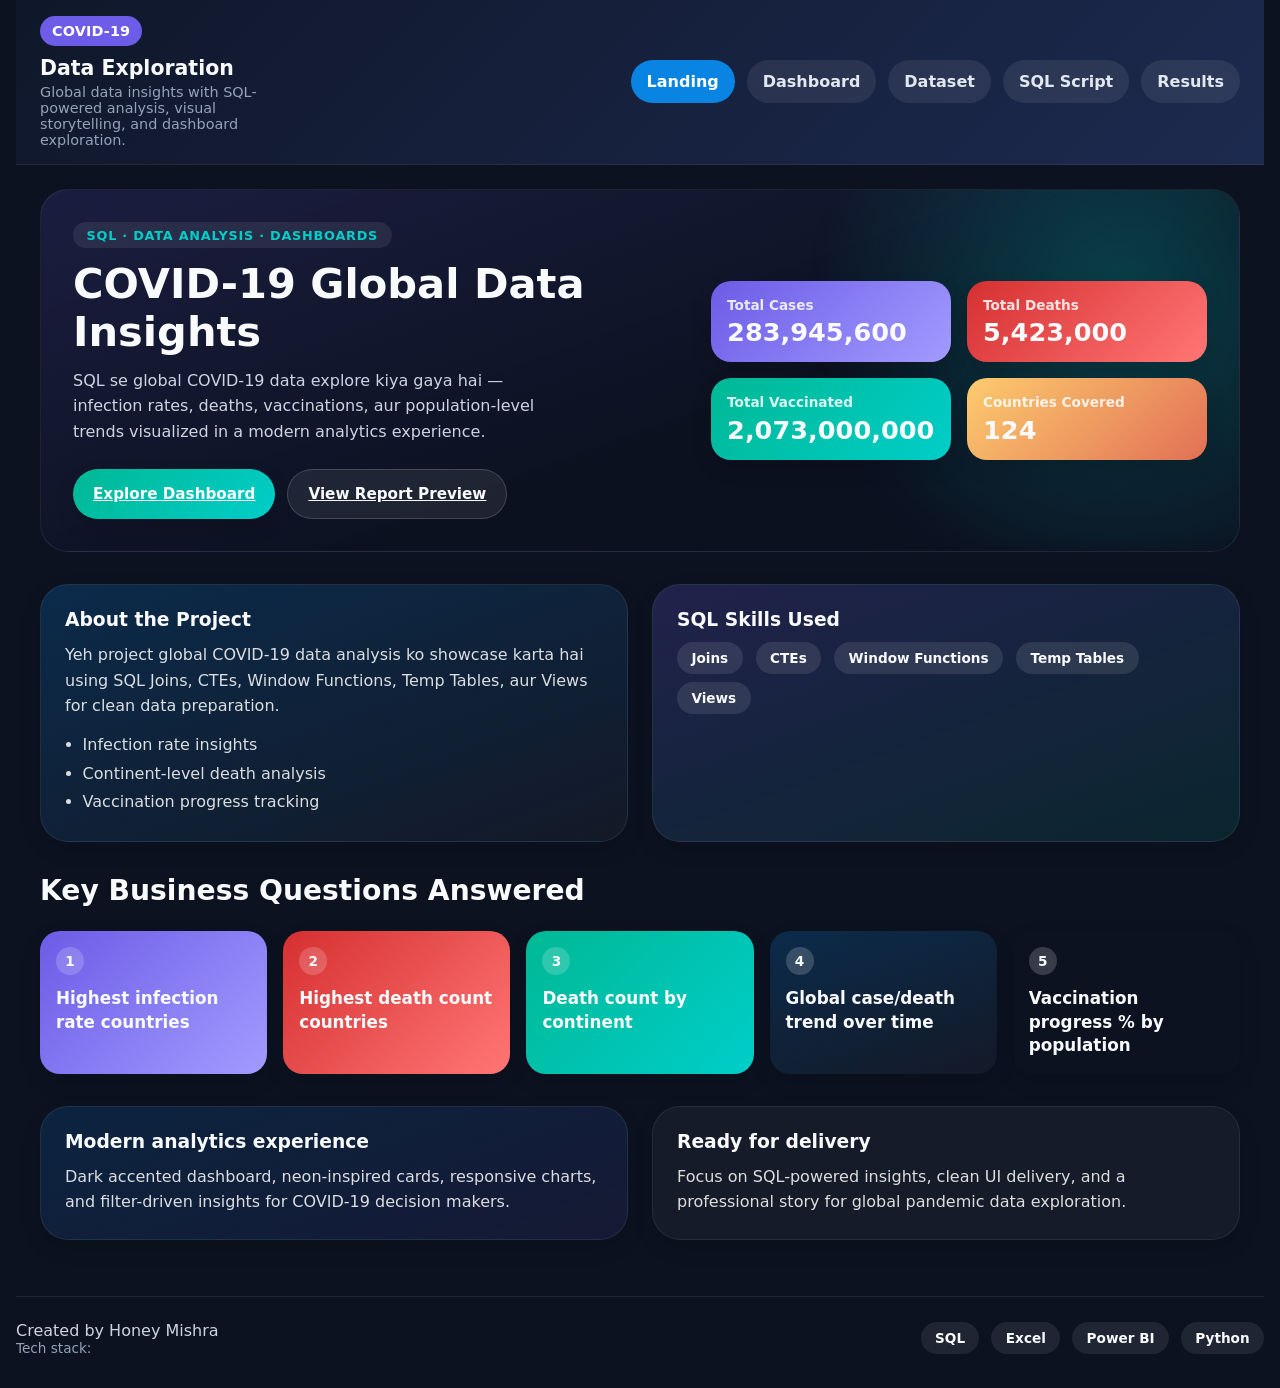
<file: index.html>
<!DOCTYPE html>
<html lang="en">
  <head>
    <meta charset="UTF-8" />
    <meta name="viewport" content="width=device-width, initial-scale=1.0" />
    <title>COVID-19 Data Exploration</title>
    <link rel="stylesheet" href="styles.css" />
  </head>
  <body>
    <div class="page-shell">
      <header class="topbar">
        <div class="nav-brand">
          <span class="brand-badge">COVID-19</span>
          <div>
            <h1>Data Exploration</h1>
            <p>Global data insights with SQL-powered analysis, visual storytelling, and dashboard exploration.</p>
          </div>
        </div>
        <nav class="top-nav" aria-label="Primary">
          <a href="index.html" class="nav-link active" aria-current="page">Landing</a>
          <a href="dashboard.html" class="nav-link">Dashboard</a>
          <a href="Dataset/covid_deaths_clean.csv" class="nav-link" download>Dataset</a>
          <a href="SQL%20Script/Project%202%20Data%20Exploration.sql" class="nav-link" download>SQL Script</a>
          <a href="Results/countries-highest-infection-rate.png" class="nav-link" target="_blank" rel="noopener">Results</a>
        </nav>
      </header>

      <main>
        <section class="hero-panel section-glow">
          <div class="hero-copy">
            <p class="eyebrow">SQL &middot; Data Analysis &middot; Dashboards</p>
            <h2>COVID-19 Global Data Insights</h2>
            <p>SQL se global COVID-19 data explore kiya gaya hai — infection rates, deaths, vaccinations, aur population-level trends visualized in a modern analytics experience.</p>
            <div class="hero-actions">
              <a href="dashboard.html" class="button button-primary">Explore Dashboard</a>
              <a href="Results/countries-highest-infection-rate.png" class="button button-secondary" target="_blank" rel="noopener">View Report Preview</a>
            </div>
          </div>
          <div class="hero-stats" role="group" aria-label="Global summary statistics">
            <div class="stat-card stat-purple">
              <p>Total Cases</p>
              <h3 data-target="283945600" aria-live="off">0</h3>
            </div>
            <div class="stat-card stat-red">
              <p>Total Deaths</p>
              <h3 data-target="5423000">0</h3>
            </div>
            <div class="stat-card stat-teal">
              <p>Total Vaccinated</p>
              <h3 data-target="2073000000">0</h3>
            </div>
            <div class="stat-card stat-yellow">
              <p>Countries Covered</p>
              <h3 data-target="124">0</h3>
            </div>
          </div>
        </section>

        <section class="info-grid">
          <article class="info-card card-blue">
            <h3>About the Project</h3>
            <p>Yeh project global COVID-19 data analysis ko showcase karta hai using SQL Joins, CTEs, Window Functions, Temp Tables, aur Views for clean data preparation.</p>
            <ul>
              <li>Infection rate insights</li>
              <li>Continent-level death analysis</li>
              <li>Vaccination progress tracking</li>
            </ul>
          </article>
          <article class="info-card card-gradient">
            <h3>SQL Skills Used</h3>
            <div class="skill-pill">Joins</div>
            <div class="skill-pill">CTEs</div>
            <div class="skill-pill">Window Functions</div>
            <div class="skill-pill">Temp Tables</div>
            <div class="skill-pill">Views</div>
          </article>
        </section>

        <section class="questions-section">
          <h2>Key Business Questions Answered</h2>
          <div class="question-grid">
            <article class="question-card card-purple">
              <span aria-hidden="true">1</span>
              <h4>Highest infection rate countries</h4>
            </article>
            <article class="question-card card-red">
              <span aria-hidden="true">2</span>
              <h4>Highest death count countries</h4>
            </article>
            <article class="question-card card-teal">
              <span aria-hidden="true">3</span>
              <h4>Death count by continent</h4>
            </article>
            <article class="question-card card-blue">
              <span aria-hidden="true">4</span>
              <h4>Global case/death trend over time</h4>
            </article>
            <article class="question-card card-yellow">
              <span aria-hidden="true">5</span>
              <h4>Vaccination progress % by population</h4>
            </article>
          </div>
        </section>

        <section class="highlight-section">
          <div class="highlight-card">
            <h3>Modern analytics experience</h3>
            <p>Dark accented dashboard, neon-inspired cards, responsive charts, and filter-driven insights for COVID-19 decision makers.</p>
          </div>
          <div class="highlight-card highlight-soft">
            <h3>Ready for delivery</h3>
            <p>Focus on SQL-powered insights, clean UI delivery, and a professional story for global pandemic data exploration.</p>
          </div>
        </section>
      </main>

      <footer class="footer-panel">
        <div>
          <p>Created by Honey Mishra</p>
          <p class="footer-note">Tech stack:</p>
        </div>
        <div class="tech-grid">
          <span class="tech-pill">SQL</span>
          <span class="tech-pill">Excel</span>
          <span class="tech-pill">Power BI</span>
          <span class="tech-pill">Python</span>
        </div>
      </footer>
    </div>

    <script>
      // Respect reduced-motion users by snapping straight to the final value
      const prefersReducedMotion = window.matchMedia('(prefers-reduced-motion: reduce)').matches;

      const counters = document.querySelectorAll('[data-target]');
      counters.forEach((counter) => {
        const target = +counter.getAttribute('data-target');

        if (prefersReducedMotion) {
          counter.innerText = target.toLocaleString();
          return;
        }

        const duration = 1200; // ms, fixed duration regardless of number size
        const start = performance.now();

        const updateCount = (now) => {
          const elapsed = now - start;
          const progress = Math.min(elapsed / duration, 1);
          const eased = 1 - Math.pow(1 - progress, 3); // ease-out cubic
          const current = Math.floor(target * eased);
          counter.innerText = current.toLocaleString();
          if (progress < 1) {
            requestAnimationFrame(updateCount);
          } else {
            counter.innerText = target.toLocaleString();
          }
        };
        requestAnimationFrame(updateCount);
      });
    </script>
  </body>
</html>
</file>
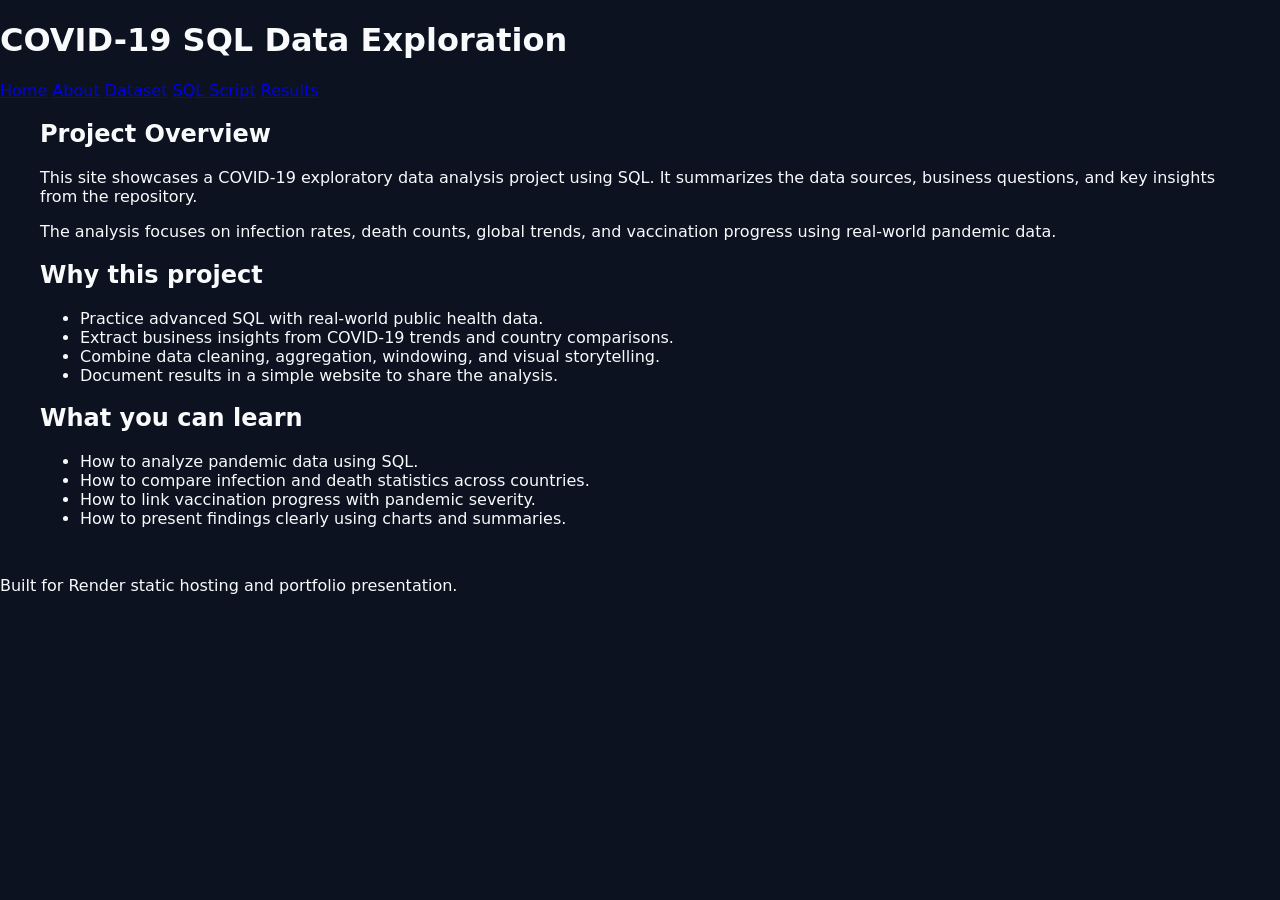
<file: about.html>
<!DOCTYPE html>
<html lang="en">
  <head>
    <meta charset="UTF-8" />
    <meta name="viewport" content="width=device-width, initial-scale=1.0" />
    <title>About | COVID-19 SQL Data Exploration</title>
    <link rel="stylesheet" href="styles.css" />
  </head>
  <body>
    <header>
      <div class="header-inner">
        <h1>COVID-19 SQL Data Exploration</h1>
        <nav>
          <a href="index.html">Home</a>
          <a href="about.html" class="active">About</a>
          <a href="data.html">Dataset</a>
          <a href="sql.html">SQL Script</a>
          <a href="results.html">Results</a>
        </nav>
      </div>
    </header>
    <main>
      <section class="card">
        <h2 class="section-title">Project Overview</h2>
        <p>This site showcases a COVID-19 exploratory data analysis project using SQL. It summarizes the data sources, business questions, and key insights from the repository.</p>
        <p>The analysis focuses on infection rates, death counts, global trends, and vaccination progress using real-world pandemic data.</p>
      </section>
      <section class="card">
        <h2 class="section-title">Why this project</h2>
        <ul class="list-clean">
          <li>Practice advanced SQL with real-world public health data.</li>
          <li>Extract business insights from COVID-19 trends and country comparisons.</li>
          <li>Combine data cleaning, aggregation, windowing, and visual storytelling.</li>
          <li>Document results in a simple website to share the analysis.</li>
        </ul>
      </section>
      <section class="card">
        <h2 class="section-title">What you can learn</h2>
        <ul class="list-clean">
          <li>How to analyze pandemic data using SQL.</li>
          <li>How to compare infection and death statistics across countries.</li>
          <li>How to link vaccination progress with pandemic severity.</li>
          <li>How to present findings clearly using charts and summaries.</li>
        </ul>
      </section>
    </main>
    <footer>Built for Render static hosting and portfolio presentation.</footer>
  </body>
</html>
</file>
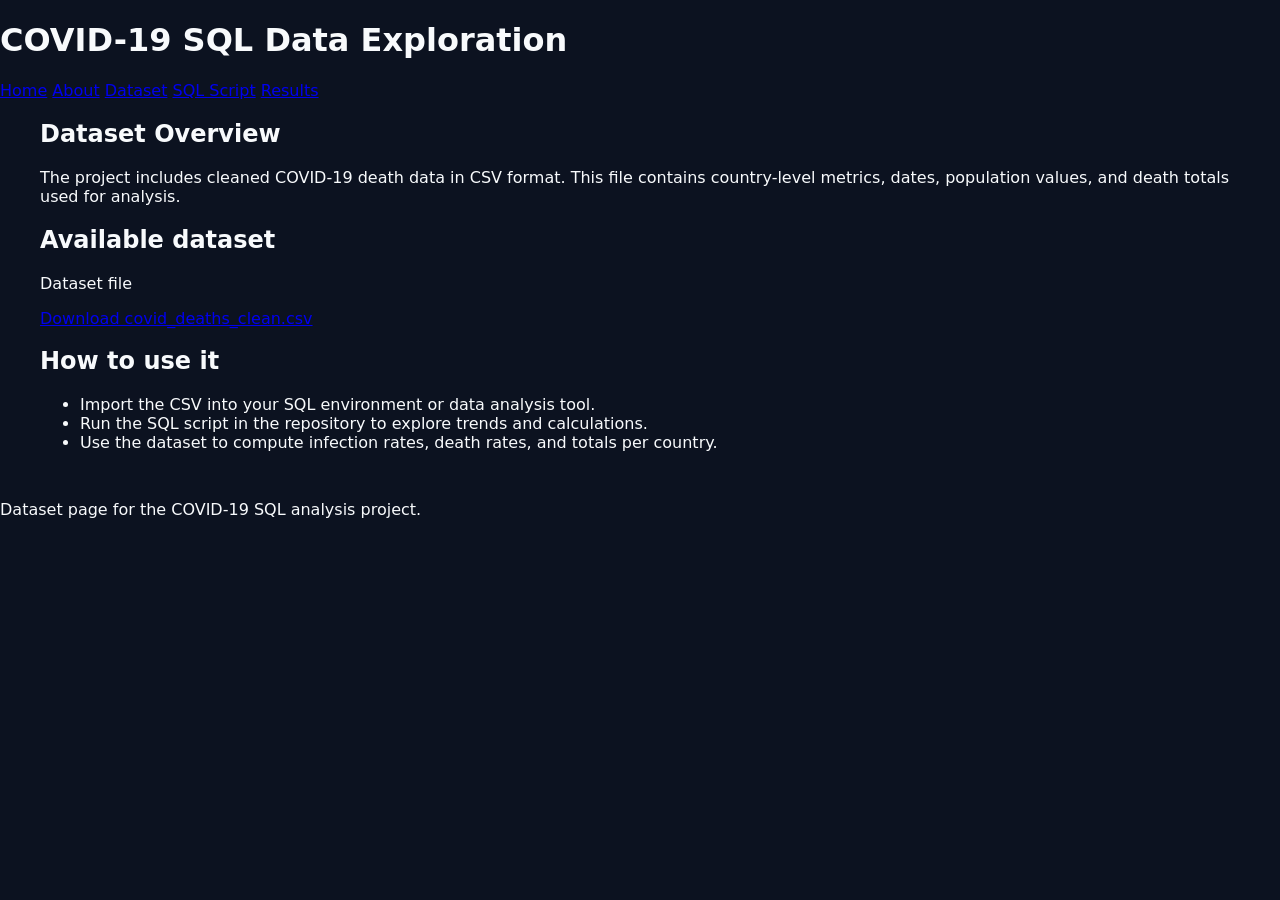
<file: data.html>
<!DOCTYPE html>
<html lang="en">
  <head>
    <meta charset="UTF-8" />
    <meta name="viewport" content="width=device-width, initial-scale=1.0" />
    <title>Dataset | COVID-19 SQL Data Exploration</title>
    <link rel="stylesheet" href="styles.css" />
  </head>
  <body>
    <header>
      <div class="header-inner">
        <h1>COVID-19 SQL Data Exploration</h1>
        <nav>
          <a href="index.html">Home</a>
          <a href="about.html">About</a>
          <a href="data.html" class="active">Dataset</a>
          <a href="sql.html">SQL Script</a>
          <a href="results.html">Results</a>
        </nav>
      </div>
    </header>
    <main>
      <section class="card">
        <h2 class="section-title">Dataset Overview</h2>
        <p>The project includes cleaned COVID-19 death data in CSV format. This file contains country-level metrics, dates, population values, and death totals used for analysis.</p>
      </section>
      <section class="card">
        <h2 class="section-title">Available dataset</h2>
        <div class="site-links">
          <div class="card">
            <p class="badge">Dataset file</p>
            <p><a href="Dataset/covid_deaths_clean.csv">Download covid_deaths_clean.csv</a></p>
          </div>
        </div>
      </section>
      <section class="card">
        <h2 class="section-title">How to use it</h2>
        <ul class="list-clean">
          <li>Import the CSV into your SQL environment or data analysis tool.</li>
          <li>Run the SQL script in the repository to explore trends and calculations.</li>
          <li>Use the dataset to compute infection rates, death rates, and totals per country.</li>
        </ul>
      </section>
    </main>
    <footer>Dataset page for the COVID-19 SQL analysis project.</footer>
  </body>
</html>
</file>
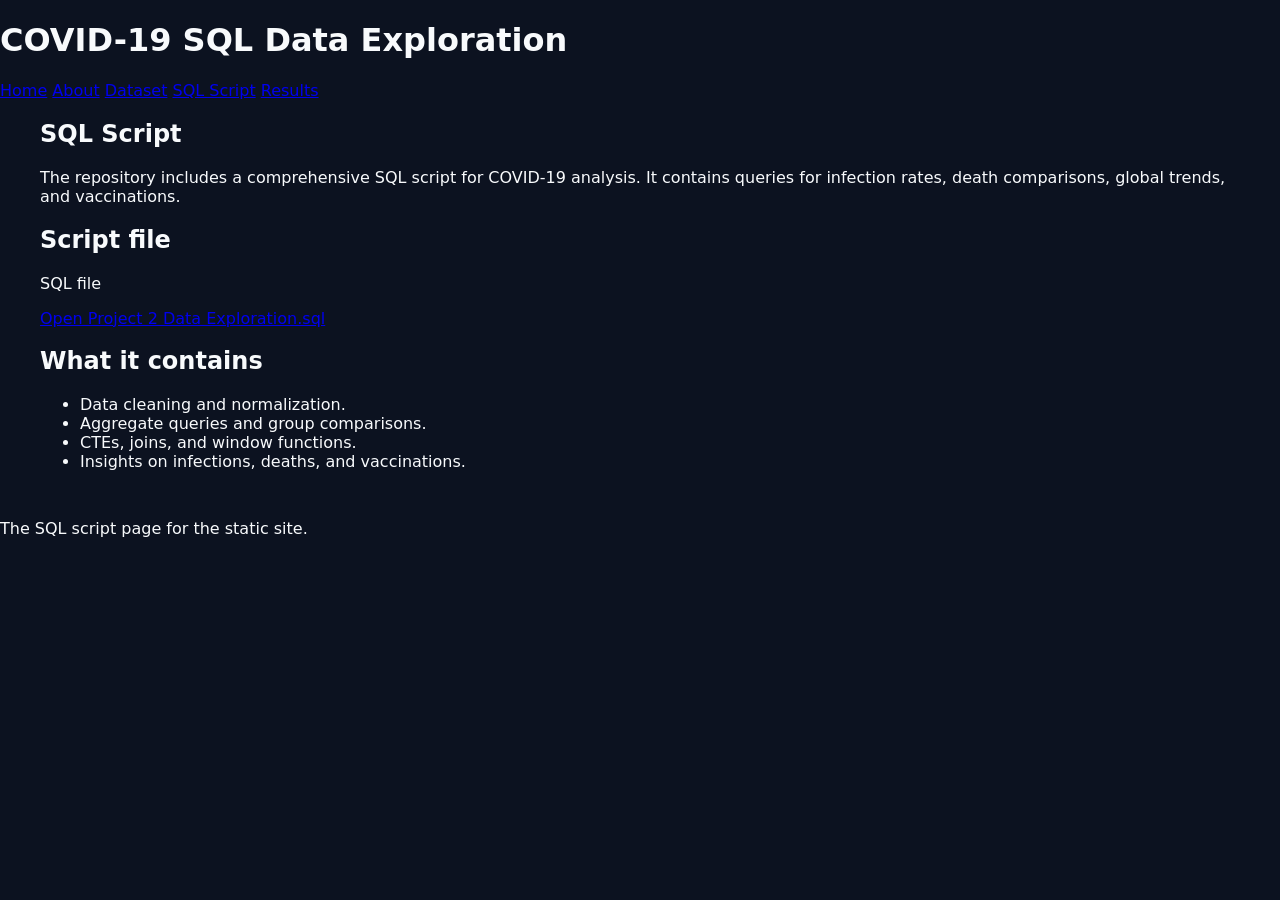
<file: sql.html>
<!DOCTYPE html>
<html lang="en">
  <head>
    <meta charset="UTF-8" />
    <meta name="viewport" content="width=device-width, initial-scale=1.0" />
    <title>SQL Script | COVID-19 SQL Data Exploration</title>
    <link rel="stylesheet" href="styles.css" />
  </head>
  <body>
    <header>
      <div class="header-inner">
        <h1>COVID-19 SQL Data Exploration</h1>
        <nav>
          <a href="index.html">Home</a>
          <a href="about.html">About</a>
          <a href="data.html">Dataset</a>
          <a href="sql.html" class="active">SQL Script</a>
          <a href="results.html">Results</a>
        </nav>
      </div>
    </header>
    <main>
      <section class="card">
        <h2 class="section-title">SQL Script</h2>
        <p>The repository includes a comprehensive SQL script for COVID-19 analysis. It contains queries for infection rates, death comparisons, global trends, and vaccinations.</p>
      </section>
      <section class="card">
        <h2 class="section-title">Script file</h2>
        <div class="site-links">
          <div class="card">
            <p class="badge">SQL file</p>
            <p><a href="SQL Script/Project 2 Data Exploration.sql">Open Project 2 Data Exploration.sql</a></p>
          </div>
        </div>
      </section>
      <section class="card">
        <h2 class="section-title">What it contains</h2>
        <ul class="list-clean">
          <li>Data cleaning and normalization.</li>
          <li>Aggregate queries and group comparisons.</li>
          <li>CTEs, joins, and window functions.</li>
          <li>Insights on infections, deaths, and vaccinations.</li>
        </ul>
      </section>
    </main>
    <footer>The SQL script page for the static site.</footer>
  </body>
</html>
</file>
<file: styles.css>
/* ==========================================================================
   COVID-19 Dashboard — refined stylesheet
   Improvements over the original:
   - CSS custom properties for consistent spacing/color/radius (easier to tune)
   - Summary cards use flexible min-widths instead of a fixed 220px, so they
     never collide or get clipped at odd viewport widths
   - Clear elevation system (rest / hover) applied consistently to cards
   - Keyboard focus states (was completely missing before)
   - Subtle entrance motion + respects prefers-reduced-motion
   - Sidebar collapses cleanly instead of just adding margin on mobile
   - Table gets sticky header + zebra striping for scannability
   ========================================================================== */

:root {
  /* color tokens */
  --bg: #0c1220;
  --surface: rgba(255, 255, 255, 0.04);
  --surface-strong: rgba(255, 255, 255, 0.07);
  --border: rgba(255, 255, 255, 0.08);
  --text: #f8fafc;
  --text-muted: #94a3b8;
  --text-subtle: #cbd5e1;

  --accent-purple: #6c5ce7;
  --accent-purple-soft: #a29bfe;
  --accent-red: #d63031;
  --accent-red-soft: #ff7675;
  --accent-blue: #0984e3;
  --accent-blue-soft: #74b9ff;
  --accent-teal: #00b894;
  --accent-teal-soft: #00cec9;

  /* spacing scale */
  --space-1: 0.5rem;
  --space-2: 0.75rem;
  --space-3: 1rem;
  --space-4: 1.5rem;
  --space-5: 2rem;

  /* shape */
  --radius-sm: 0.9rem;
  --radius-md: 1.25rem;
  --radius-lg: 1.75rem;
  --radius-pill: 9999px;

  /* elevation */
  --shadow-rest: 0 8px 20px rgba(0, 0, 0, 0.14);
  --shadow-hover: 0 20px 40px rgba(0, 0, 0, 0.22);

  --content-max: 980px;
  --transition: 180ms ease;
}

* {
  box-sizing: border-box;
}

body {
  margin: 0;
  font-family: Inter, system-ui, -apple-system, BlinkMacSystemFont, "Segoe UI", sans-serif;
  background: var(--bg);
  color: var(--text);
}

/* Respect reduced-motion users first, before any animation is declared */
@media (prefers-reduced-motion: reduce) {
  *, *::before, *::after {
    animation-duration: 0.01ms !important;
    animation-iteration-count: 1 !important;
    transition-duration: 0.01ms !important;
    scroll-behavior: auto !important;
  }
}

:focus-visible {
  outline: 2px solid var(--accent-blue-soft);
  outline-offset: 2px;
  border-radius: var(--radius-sm);
}

.page-shell {
  min-height: 100vh;
  padding: 0 1rem;
}

/* -------------------------------- Topbar -------------------------------- */

.topbar {
  display: flex;
  align-items: center;
  justify-content: space-between;
  gap: var(--space-3);
  padding: var(--space-3) var(--space-4);
  background: linear-gradient(135deg, #0f172a, #1d2a4f);
  border-bottom: 1px solid var(--border);
  flex-wrap: wrap;
}

.nav-brand {
  display: flex;
  align-items: flex-start;
  flex-direction: column;
  gap: 0.6rem;
  max-width: 260px;
}

.brand-badge {
  display: inline-flex;
  padding: 0.45rem 0.75rem;
  border-radius: var(--radius-pill);
  background: var(--accent-purple);
  color: white;
  font-weight: 700;
  font-size: 0.9rem;
  letter-spacing: 0.01em;
}

.topbar h1 {
  margin: 0;
  font-size: clamp(1.2rem, 1.6vw, 1.6rem);
}

.topbar p {
  margin: 0.25rem 0 0;
  color: var(--text-muted);
  font-size: 0.9rem;
}

.top-nav {
  display: flex;
  gap: var(--space-2);
  flex-wrap: wrap;
}

.nav-link {
  padding: 0.75rem 1rem;
  border-radius: var(--radius-pill);
  background: rgba(255, 255, 255, 0.08);
  color: #e2e8f0;
  font-weight: 600;
  text-decoration: none;
  transition: background var(--transition), color var(--transition), transform var(--transition);
}

.nav-link.active,
.nav-link:hover {
  background: var(--accent-blue);
  color: white;
}

.nav-link:active {
  transform: translateY(1px);
}

/* ------------------------------ Layout grid ------------------------------ */

.dashboard-shell {
  display: grid;
  grid-template-columns: 240px minmax(0, 1fr); /* minmax(0,1fr) stops the
     main column from being pushed wider than the viewport by its children,
     which is what caused the right-edge clipping in the screenshot */
  gap: var(--space-5);
  align-items: start;
  width: 100%;
  max-width: 1440px;
  margin: 0 auto;
}

.dashboard-sidebar {
  padding: var(--space-3);
  background: var(--surface);
  border: 1px solid var(--border);
  border-radius: var(--radius-md);
  margin: var(--space-4) 0;
  position: sticky;
  top: 1rem;
  align-self: start;
  max-height: calc(100vh - 2rem);
  overflow: auto;
}

.filter-group {
  display: grid;
  gap: var(--space-3);
}

.filter-group h3 {
  margin: 0;
  font-size: 1.2rem;
}

.filter-group label {
  font-size: 0.95rem;
  color: var(--text-subtle);
}

.filter-group select,
.filter-group input {
  width: 100%;
  padding: 0.9rem 1rem;
  border-radius: var(--radius-sm);
  background: rgba(15, 23, 42, 0.9);
  border: 1px solid rgba(255, 255, 255, 0.12);
  color: var(--text);
  transition: border-color var(--transition);
}

.filter-group select:focus,
.filter-group input:focus {
  border-color: var(--accent-blue-soft);
}

.date-pair {
  display: grid;
  gap: var(--space-2);
}

.quick-actions {
  display: grid;
  gap: var(--space-2);
}

.quick-actions .button {
  width: 100%;
}

/* -------------------------------- Buttons -------------------------------- */

.button {
  display: inline-flex;
  align-items: center;
  justify-content: center;
  padding: 0.95rem 1.25rem;
  border: none;
  border-radius: var(--radius-pill);
  cursor: pointer;
  font-weight: 700;
  font-size: 0.95rem;
  transition: transform var(--transition), box-shadow var(--transition), filter var(--transition);
}

.button:hover {
  transform: translateY(-1px);
  filter: brightness(1.05);
}

.button:active {
  transform: translateY(0);
}

.button:disabled {
  opacity: 0.5;
  cursor: not-allowed;
  transform: none;
}

.button-primary {
  background: linear-gradient(135deg, var(--accent-teal), var(--accent-teal-soft));
  color: #fff;
  box-shadow: var(--shadow-rest);
}

.button-primary:hover {
  box-shadow: var(--shadow-hover);
}

/* -------------------------------- Main area ------------------------------ */

.dashboard-main {
  padding: var(--space-4) 0 var(--space-5) 0;
  display: flex;
  flex-direction: column;
  align-items: center;
  min-width: 0; /* required alongside minmax(0,1fr) above so long content
     (like the table) can scroll internally instead of stretching the grid */
}

/* ------------------------------ Summary cards ----------------------------- */

.summary-grid {
  display: flex;
  flex-wrap: wrap;
  gap: var(--space-3);
  margin: 0 auto var(--space-4) auto;
  justify-content: center;
  width: 100%;
  max-width: var(--content-max);
}

.summary-card {
  display: flex;
  flex-direction: column;
  align-items: center;
  justify-content: center;
  gap: 0.35rem;
  padding: var(--space-3);
  border-radius: var(--radius-md);
  border: 1px solid rgba(255, 255, 255, 0.06);
  box-shadow: var(--shadow-rest);
  text-align: center;
  overflow: hidden;

  /* Flexible sizing instead of a fixed width — this is the main fix for the
     overlap/clipping seen in the screenshot. Cards now share available
     space evenly and wrap onto a new line instead of colliding. */
  flex: 1 1 200px;
  min-width: 180px;
  max-width: 240px;

  transition: transform var(--transition), box-shadow var(--transition);
}

.summary-card:hover {
  transform: translateY(-2px);
  box-shadow: var(--shadow-hover);
}

.summary-card span {
  color: rgba(255, 255, 255, 0.85);
  font-weight: 700;
  font-size: 0.9rem;
}

.summary-card h3 {
  margin: 0;
  font-size: 1.7rem;
  line-height: 1.1;
  word-break: normal;
  white-space: nowrap;
}

.card-purple { background: linear-gradient(135deg, var(--accent-purple), var(--accent-purple-soft)); }
.card-red    { background: linear-gradient(135deg, var(--accent-red), var(--accent-red-soft)); }
.card-blue   { background: linear-gradient(135deg, var(--accent-blue), var(--accent-blue-soft)); }
.card-teal   { background: linear-gradient(135deg, var(--accent-teal), var(--accent-teal-soft)); }

/* -------------------------------- Charts ---------------------------------- */

.chart-grid {
  display: grid;
  grid-template-columns: repeat(auto-fit, minmax(320px, 1fr));
  gap: var(--space-4);
  margin-bottom: var(--space-4);
  width: 100%;
  max-width: var(--content-max);
}

.chart-card {
  background: var(--surface-strong);
  border: 1px solid var(--border);
  border-radius: var(--radius-lg);
  padding: var(--space-4);
  box-shadow: var(--shadow-rest);
  min-width: 0; /* lets any chart canvas/svg inside shrink instead of
     forcing the grid track wider than its column */
  transition: box-shadow var(--transition);
}

.chart-card:hover {
  box-shadow: var(--shadow-hover);
}

.chart-card h3 {
  margin: 0 0 var(--space-3);
  font-size: 1.1rem;
}

/* Chart canvases/SVGs should never overflow their card */
.chart-card canvas,
.chart-card svg {
  max-width: 100%;
  height: auto;
}

/* -------------------------------- Table ----------------------------------- */

.table-section {
  background: var(--surface-strong);
  border: 1px solid var(--border);
  border-radius: var(--radius-lg);
  padding: var(--space-4);
  width: 100%;
  max-width: var(--content-max);
}

.table-header {
  display: flex;
  align-items: center;
  justify-content: space-between;
  gap: var(--space-3);
  margin-bottom: var(--space-3);
  flex-wrap: wrap;
}

.table-header h3 {
  margin: 0;
}

.table-header input {
  max-width: 260px;
  border-radius: var(--radius-pill);
  padding: 0.6rem 1rem;
  background: rgba(15, 23, 42, 0.9);
  border: 1px solid rgba(255, 255, 255, 0.12);
  color: var(--text);
}

.table-wrapper {
  overflow-x: auto;
  border-radius: var(--radius-sm);
}

table {
  width: 100%;
  border-collapse: collapse;
  color: var(--text);
}

th, td {
  text-align: left;
  padding: 0.95rem 1rem;
  white-space: nowrap;
}

th {
  background: rgba(255, 255, 255, 0.08);
  color: var(--text-subtle);
  position: sticky;
  top: 0;
}

tr {
  border-bottom: 1px solid var(--border);
}

tr:nth-child(even) {
  background: rgba(255, 255, 255, 0.02);
}

tr:hover {
  background: rgba(255, 255, 255, 0.06);
}

/* -------------------------------- Motion ----------------------------------- */

@keyframes rise-in {
  from {
    opacity: 0;
    transform: translateY(8px);
  }
  to {
    opacity: 1;
    transform: translateY(0);
  }
}

.summary-card,
.chart-card,
.table-section {
  animation: rise-in 320ms ease both;
}

.chart-grid .chart-card:nth-child(2) { animation-delay: 60ms; }
.chart-grid .chart-card:nth-child(3) { animation-delay: 120ms; }
.chart-grid .chart-card:nth-child(4) { animation-delay: 180ms; }

/* ------------------------------ Responsive --------------------------------- */

@media (max-width: 1100px) {
  .dashboard-shell {
    grid-template-columns: 1fr;
  }
}

@media (max-width: 720px) {
  .topbar {
    flex-direction: column;
    align-items: flex-start;
  }
  .top-nav {
    width: 100%;
  }
  .dashboard-sidebar {
    margin: 1rem 0;
    position: static; /* sticky sidebars on short mobile viewports tend to
       eat the whole screen; drop it back into normal flow below ~720px */
    max-height: none;
  }
  .dashboard-main {
    padding: 1.25rem 0;
  }
  .summary-card {
    flex: 1 1 45%;
    min-width: 140px;
  }
  .table-header input {
    max-width: 100%;
    width: 100%;
  }
}

@media (max-width: 420px) {
  .summary-card {
    flex: 1 1 100%;
  }
}

/* ==========================================================================
   Landing page — hero, info cards, question grid, highlights, footer
   Reuses the same design tokens defined at the top of this file.
   ========================================================================== */

main {
  width: 100%;
  max-width: 1200px;
  margin: 0 auto;
  padding: 0 0 var(--space-5) 0;
}

/* -------------------------------- Hero ------------------------------------ */

.hero-panel {
  display: grid;
  grid-template-columns: 1.1fr 0.9fr;
  gap: var(--space-5);
  align-items: center;
  padding: var(--space-5);
  margin-top: var(--space-4);
  border-radius: var(--radius-lg);
  border: 1px solid var(--border);
  background: linear-gradient(160deg, rgba(108, 92, 231, 0.16), rgba(12, 18, 32, 0.4) 60%);
  position: relative;
  overflow: hidden;
}

/* signature element: a soft ambient glow behind the hero, referencing the
   "rolling case count" visual from the source dataset without being a
   literal chart */
.section-glow::before {
  content: "";
  position: absolute;
  inset: -40% -20% auto auto;
  width: 60%;
  height: 140%;
  background: radial-gradient(circle, rgba(0, 206, 201, 0.25), transparent 70%);
  filter: blur(10px);
  pointer-events: none;
}

.hero-copy {
  position: relative;
  z-index: 1;
}

.eyebrow {
  display: inline-block;
  margin: 0 0 var(--space-2);
  padding: 0.35rem 0.85rem;
  border-radius: var(--radius-pill);
  background: rgba(255, 255, 255, 0.08);
  color: var(--accent-teal-soft);
  font-size: 0.8rem;
  font-weight: 700;
  letter-spacing: 0.06em;
  text-transform: uppercase;
}

.hero-copy h2 {
  margin: 0 0 var(--space-2);
  font-size: clamp(1.8rem, 3.4vw, 2.6rem);
  line-height: 1.15;
}

.hero-copy > p:not(.eyebrow) {
  margin: 0 0 var(--space-4);
  color: var(--text-subtle);
  max-width: 46ch;
  line-height: 1.6;
}

.hero-actions {
  display: flex;
  gap: var(--space-2);
  flex-wrap: wrap;
}

.button-secondary {
  background: rgba(255, 255, 255, 0.08);
  color: var(--text);
  border: 1px solid rgba(255, 255, 255, 0.16);
}

.button-secondary:hover {
  background: rgba(255, 255, 255, 0.14);
}

.hero-stats {
  position: relative;
  z-index: 1;
  display: grid;
  grid-template-columns: repeat(2, 1fr);
  gap: var(--space-3);
}

.stat-card {
  padding: var(--space-3);
  border-radius: var(--radius-md);
  box-shadow: var(--shadow-rest);
  min-width: 0;
  transition: transform var(--transition), box-shadow var(--transition);
}

.stat-card:hover {
  transform: translateY(-2px);
  box-shadow: var(--shadow-hover);
}

.stat-card p {
  margin: 0 0 0.35rem;
  color: rgba(255, 255, 255, 0.85);
  font-weight: 700;
  font-size: 0.85rem;
}

.stat-card h3 {
  margin: 0;
  font-size: clamp(1.3rem, 2vw, 1.7rem);
  line-height: 1.1;
  /* tabular-nums keeps the animated counter from jittering in width as
     digits change */
  font-variant-numeric: tabular-nums;
}

.stat-purple { background: linear-gradient(135deg, var(--accent-purple), var(--accent-purple-soft)); }
.stat-red    { background: linear-gradient(135deg, var(--accent-red), var(--accent-red-soft)); }
.stat-teal   { background: linear-gradient(135deg, var(--accent-teal), var(--accent-teal-soft)); }
.stat-yellow { background: linear-gradient(135deg, #fdcb6e, #e17055); }

/* -------------------------------- Info grid -------------------------------- */

.info-grid {
  display: grid;
  grid-template-columns: repeat(auto-fit, minmax(280px, 1fr));
  gap: var(--space-4);
  margin-top: var(--space-5);
}

.info-card {
  padding: var(--space-4);
  border-radius: var(--radius-lg);
  border: 1px solid var(--border);
  box-shadow: var(--shadow-rest);
  min-width: 0;
}

.info-card h3 {
  margin: 0 0 var(--space-2);
}

.info-card p {
  margin: 0 0 var(--space-2);
  color: rgba(255, 255, 255, 0.85);
  line-height: 1.6;
}

.info-card ul {
  margin: 0;
  padding-left: 1.1rem;
  color: rgba(255, 255, 255, 0.85);
  line-height: 1.8;
}

.card-blue {
  background: linear-gradient(160deg, rgba(9, 132, 227, 0.22), rgba(255, 255, 255, 0.03));
}

.card-gradient {
  background: linear-gradient(160deg, rgba(108, 92, 231, 0.22), rgba(0, 184, 148, 0.12));
}

.skill-pill {
  display: inline-flex;
  margin: 0 0.5rem 0.5rem 0;
  padding: 0.5rem 0.9rem;
  border-radius: var(--radius-pill);
  background: rgba(255, 255, 255, 0.1);
  font-size: 0.85rem;
  font-weight: 600;
}

/* ------------------------------ Questions grid ------------------------------ */

.questions-section {
  margin-top: var(--space-5);
}

.questions-section h2 {
  margin: 0 0 var(--space-4);
  font-size: clamp(1.4rem, 2.2vw, 1.9rem);
}

.question-grid {
  display: grid;
  grid-template-columns: repeat(auto-fit, minmax(220px, 1fr));
  gap: var(--space-3);
}

.question-card {
  display: flex;
  flex-direction: column;
  gap: var(--space-2);
  padding: var(--space-3);
  border-radius: var(--radius-md);
  box-shadow: var(--shadow-rest);
  min-width: 0;
  transition: transform var(--transition), box-shadow var(--transition);
}

.question-card:hover {
  transform: translateY(-2px);
  box-shadow: var(--shadow-hover);
}

/* the number is structural here — it tells the reader these are five
   distinct, independently-answerable questions, not a sequence to follow
   in order, so it's kept visually secondary to the question itself */
.question-card span {
  display: inline-flex;
  align-items: center;
  justify-content: center;
  width: 1.75rem;
  height: 1.75rem;
  border-radius: 50%;
  background: rgba(255, 255, 255, 0.18);
  font-size: 0.85rem;
  font-weight: 700;
}

.question-card h4 {
  margin: 0;
  font-size: 1.05rem;
  line-height: 1.4;
}

/* -------------------------------- Highlights -------------------------------- */

.highlight-section {
  display: grid;
  grid-template-columns: repeat(auto-fit, minmax(280px, 1fr));
  gap: var(--space-4);
  margin-top: var(--space-5);
}

.highlight-card {
  padding: var(--space-4);
  border-radius: var(--radius-lg);
  border: 1px solid var(--border);
  background: linear-gradient(160deg, rgba(9, 132, 227, 0.16), rgba(108, 92, 231, 0.1));
  box-shadow: var(--shadow-rest);
}

.highlight-card.highlight-soft {
  background: var(--surface);
}

.highlight-card h3 {
  margin: 0 0 var(--space-2);
}

.highlight-card p {
  margin: 0;
  color: rgba(255, 255, 255, 0.85);
  line-height: 1.6;
}

/* -------------------------------- Footer ------------------------------------ */

.footer-panel {
  display: flex;
  align-items: center;
  justify-content: space-between;
  gap: var(--space-3);
  flex-wrap: wrap;
  padding: var(--space-4) 0 var(--space-5);
  margin-top: var(--space-4);
  border-top: 1px solid var(--border);
}

.footer-panel p {
  margin: 0;
  color: var(--text-subtle);
}

.footer-note {
  font-size: 0.85rem;
  color: var(--text-muted) !important;
}

.tech-grid {
  display: flex;
  gap: var(--space-2);
  flex-wrap: wrap;
}

.tech-pill {
  padding: 0.5rem 0.9rem;
  border-radius: var(--radius-pill);
  background: rgba(255, 255, 255, 0.08);
  font-size: 0.85rem;
  font-weight: 600;
}

/* ------------------------------ Landing responsive --------------------------- */

@media (max-width: 900px) {
  .hero-panel {
    grid-template-columns: 1fr;
  }
  .hero-stats {
    grid-template-columns: repeat(2, 1fr);
  }
}

@media (max-width: 480px) {
  .hero-stats {
    grid-template-columns: 1fr 1fr;
  }
  .footer-panel {
    flex-direction: column;
    align-items: flex-start;
  }
}

/* ==========================================================================
   Loading overlay + search empty-state
   Referenced by dashboard-improved.html's JS (loadingOverlay, noResults)
   but had no matching CSS before — the overlay would never actually be
   visible when triggered.
   ========================================================================== */

.loading-overlay {
  position: fixed;
  inset: 0;
  display: flex;
  align-items: center;
  justify-content: center;
  background: rgba(12, 18, 32, 0.6);
  backdrop-filter: blur(2px);
  opacity: 0;
  pointer-events: none;
  transition: opacity var(--transition);
  z-index: 50;
}

.loading-overlay.active {
  opacity: 1;
  pointer-events: auto;
}

.loading-box {
  padding: var(--space-3) var(--space-4);
  border-radius: var(--radius-md);
  background: var(--surface-strong);
  border: 1px solid var(--border);
  color: var(--text);
  font-weight: 700;
  box-shadow: var(--shadow-hover);
}

.no-results {
  padding: var(--space-3);
  text-align: center;
  color: var(--text-muted);
}

/* Chart.js needs an explicit container height when maintainAspectRatio is
   false (used here so charts fill their card instead of the default 1:1
   box that made the doughnut/line charts look cramped). */
.chart-card canvas {
  max-height: 280px;
}
</file>
